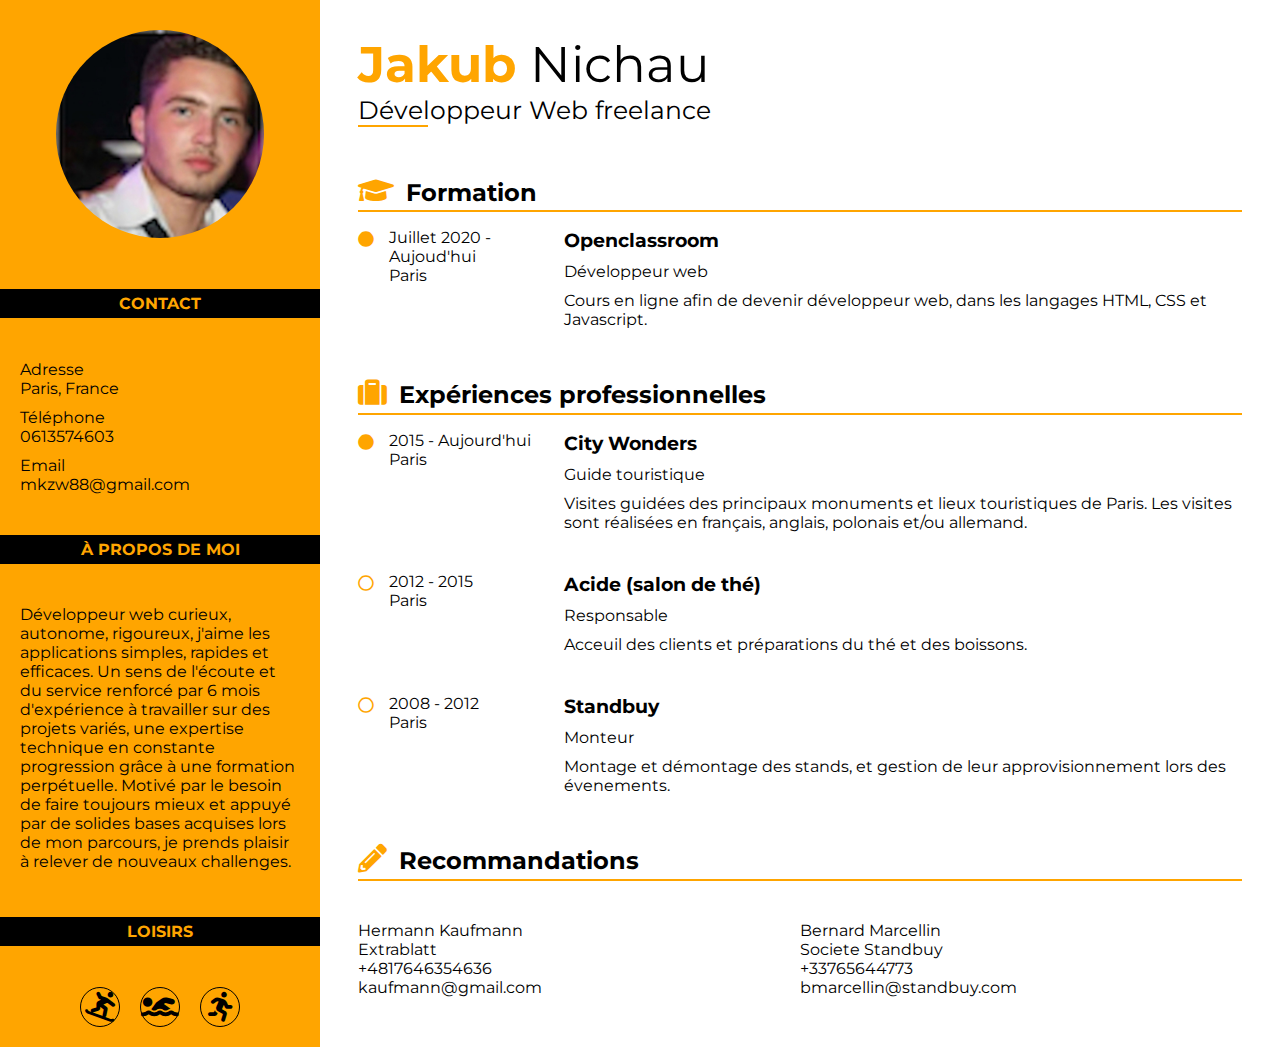
<file: index.html>
<!DOCTYPE html>
<html lang="fr">
    <head>
        <meta charset="utf-8" />
        <meta name="viewport" content="width=device-width, initial-scale=1">
        <title>Jakub Nichau</title>
        <link rel="stylesheet" href="style.css" type="text/css">
        <link rel="stylesheet" href="https://cdnjs.cloudflare.com/ajax/libs/font-awesome/5.15.1/css/all.min.css">
        <link rel="stylesheet"
        href="https://fonts.googleapis.com/css?family=Montserrat">
    </head>
    <body>
        <div id="conteneur">
            <section id="column_left" class="element_1">
                <a href="#">
                    <img src="images/Jakub.jpg" alt="Photo d'identité Jakub nichau" />
                </a>
                <h4 class="element_1_title"><span>CONTACT</span></h4>
                <div id="contact_info">
                    <span>
                        Adresse<br>
                        Paris, France<br>
                    </span>
                    <span>
                        Téléphone<br/>
                        0613574603
                    </span>
                    <span>
                        Email<br/>
                        mkzw88@gmail.com
                    </span>
                </div>
                <h4 class="element_1_title">À PROPOS DE MOI</h4>
                <div class="lipsum">
                    Développeur web curieux, autonome, rigoureux, j'aime les applications simples, rapides et efficaces.
                    Un sens de l'écoute et du service renforcé par 6 mois d'expérience à travailler sur des projets variés, une expertise technique en constante progression grâce à une formation perpétuelle. Motivé par le besoin de faire toujours mieux et appuyé par de solides bases acquises lors de mon parcours, je prends plaisir à relever de nouveaux challenges.
                </div>
                <h4 class="element_1_title">LOISIRS</h4>
                <div id="icons">
                    <div class="icon-wrapper">
                        <i class="fas fa-snowboarding"></i>
                    </div>
                    <div class="icon-wrapper">
                        <i class="fas fa-swimmer"></i>
                    </div>
                    <div class="icon-wrapper last">
                        <i class="fas fa-running"></i>
                    </div>
                </div>
            </section>
        
            <section id="column_right" class="element_2">
                <h1>
                    <span class="first-name">Jakub</span>
                    <span> Nichau</span>
                </h1>
                <h2>Développeur Web freelance</h2>
                <div id="small_underline"></div>
                <div>
                    <div class="section-element">
                        <div class="section-title">
                            <i class="fas fa-graduation-cap"></i>
                            Formation
                        </div>
                        <ul>
                            <li class="li-elem">
                                <i class="fas fa-circle chip"></i>
                                <div class="elem-infos">
                                    Juillet 2020 - Aujoud'hui
                                    <span>Paris</span>
                                </div>
                                <div class="elem-details">
                                    <span class="company">Openclassroom</span>
                                    <span class="training">Développeur web</span>
                                    <span class="more">Cours en ligne afin de devenir développeur web, dans les langages HTML,
                                        CSS et Javascript.</span>
                                </div>
                            </li>
                        </ul>
                    </div>
                    <div class="section-element">
                        <div class="section-title">
                            <i class="fas fa-suitcase"></i>
                            Expériences professionnelles
                        </div>
                        <ul>
                            <li class="li-elem">
                                <i class="fas fa-circle chip"></i>
                                <div class="elem-infos">
                                    <span>2015 - Aujourd'hui</span>
                                    <span>Paris</span>
                                </div>
                                <div class="elem-details">
                                    <span class="company">City Wonders</span>
                                    <span class="job">Guide touristique</span>
                                    <span class="more">Visites guidées des principaux monuments et lieux touristiques de Paris. Les visites sont réalisées en français, anglais, polonais et/ou allemand.</span>
                                </div>
                            </li>
                            <li class="li-elem">
                                <i class="far fa-circle chip"></i>
                                <div class="elem-infos">
                                    <span>2012 - 2015</span>
                                    <span>Paris</span>
                                </div>
                                <div class="elem-details">
                                    <span class="company">Acide (salon de thé)</span>
                                    <span class="job">Responsable</span>
                                    <span class="more">Acceuil des clients et préparations du thé et des boissons.</span>
                                </div>
                            </li>
                            <li class="li-elem">
                                <i class="far fa-circle chip"></i>
                                <div class="elem-infos">
                                    <span>2008 - 2012</span>
                                    <span>Paris</span>
                                </div>
                                <div class="elem-details">
                                    <span class="company">Standbuy</span>
                                    <span class="job">Monteur</span>
                                    <span class="more">Montage et démontage des stands, et gestion de leur approvisionnement lors des évenements.</span>
                                </div>
                            </li>
                        </ul>
                    </div>
                    <div class="section-element">
                        <div class="section-title">
                            <i class="fas fa-pencil-alt"></i>
                            Recommandations
                        </div>
                        <div id="recommandations-list">
                            <div class="recommandation-elem">
                                    <div class="recommandation-infos">
                                    <span>Hermann Kaufmann</span>
                                    <span>Extrablatt</span>
                                    <span>+4817646354636</span>
                                    <span>kaufmann@gmail.com</span>
                                </div>
                            </div>
                            <div class="recommandation-elem">
                                    <div class="recommandation-infos">
                                    <span>Bernard Marcellin</span>
                                    <span>Societe Standbuy</span>
                                    <span>+33765644773</span>
                                    <span>bmarcellin@standbuy.com</span>
                                </div>
                            </div>
                        </div>
                    </div>
                </div>
            </section>
        </div>
    </body>
</html>
</file>
<file: style.css>
*{
    box-sizing: border-box;
}
body {
    display: flex;
    align-items: center;
    justify-content: center;
    font-family: "Montserrat";
    height: 100%;
    margin: 0;
}

#conteneur {
    display: flex;
    align-items: stretch;
    flex-direction: row;
}

/*---------------------------------------------------*/
.element_1 {
    width: 25%;
    background-color: orange;
    display: flex;
    flex-direction: column;
}

a {
    width: 100%;
    display: flex;
    align-items: center;
    justify-content: center;
    padding: 30px 0;
}

a img {
    border-radius: 50%;
    width: 65%;
}

.element_1_title {
    background-color: black;
    color: orange;
    padding: 5px 0;
    display: flex;
    align-items: center;
    justify-content: center;
}

#contact_info {
    padding: 20px 20px 10px 20px;
    display: flex;
    flex-direction: column;
}

#contact_info span {
    padding-bottom: 10px;
}

.lipsum {
    padding: 20px;
    margin-bottom: auto;
}

#icons {
    display: flex;
    align-items: center;
    justify-content: center;
    padding: 20px;
}

.icon-wrapper {
    border: 1px solid black;
    border-radius: 50%;
    color: black;
    padding: 10px;
    margin-right: 20px;
    width: 40px;
    height: 40px;
    font-size: 30px;
    display: flex;
    align-items: center;
    justify-content: center;
}

.icon-wrapper.last {
    margin-right: 0;
}

.element_2 {
    width: 75%;
    display: flex;
    flex-direction: column;
    align-items: flex-start;
    justify-content: flex-start;
    padding: 0 3%;

}

h1 {
    font-weight: normal;
    font-size: 50px;
    margin-bottom: 0;
}

section {
    width: 100%;
}

.section-element {
    margin-bottom: 50px;
}

.section-title {
    border-bottom: 2px solid orange;
    width: 100%;
    color: black;
    font-size: 1.5em;
    font-weight: bold;
}

.section-title i {
    font-size: 1.2em;
    margin-bottom: 5px;
    margin-right: 5px;
    color: orange;
}

h2 {
    margin: 0;
    font-weight: normal;
    font-size: 25px;
}

#small_underline {
    border-bottom: 2px solid orange;
    width: 70px;
    margin-bottom: 50px;
}

.first-name {
    font-weight: bold;
    color: orange;
}

ul {
    padding: 0;
}

.li-elem {
    display: flex;
    flex-direction: row;
    width: 100%;
    margin-bottom: 40px;
    list-style-type: disc;
}

.chip {
    margin-right: 15px;
    margin-top: 3px;
    color: orange;
}

.elem-infos {
    width: 20%;
    display: flex;
    flex-direction: column;
    font-size: 1.0em;
    margin-right: 5px;
}

.elem-details {
    width: 80%;
    display: flex;
    flex-direction: column;
}

.company {
    font-weight: bold;
    font-size: 1.2em;
    margin-bottom: 10px;
}

.job {
    margin-bottom: 10px;
}

.training {
    margin-bottom: 10px;
}

#recommandations-list {
    padding-top: 40px;
    display: flex;
    flex-direction: row;
    flex-wrap: wrap;
    width: 100%;
}

.recommandation-elem {
    width: 50%;
    display: flex;
    align-items: center;
    justify-content: flex-start;
}

.recommandation-infos {
    display: flex;
    flex-direction: column;
}

/*---------------------------------------------------*/
@media screen and (max-width: 700px) {
    .element_1 {
        width: 100%;
    }

    .element_2 {
        width: 100%;
        padding: 0.4%;
    }


    .section-title {
        font-size: 1.3em;
    }

    #conteneur {

        flex-direction: column;
    }

    /* style.css | file:///Users/kubaczuper/Desktop/cv/style.css */

    #recommandations-list {
        /* flex-direction: row; */
        flex-direction: column;
    }

    .recommandation-elem {
        margin-bottom: 10px;
    }

    .elem-infos {
        width: 35%;
    }

}
</file>
